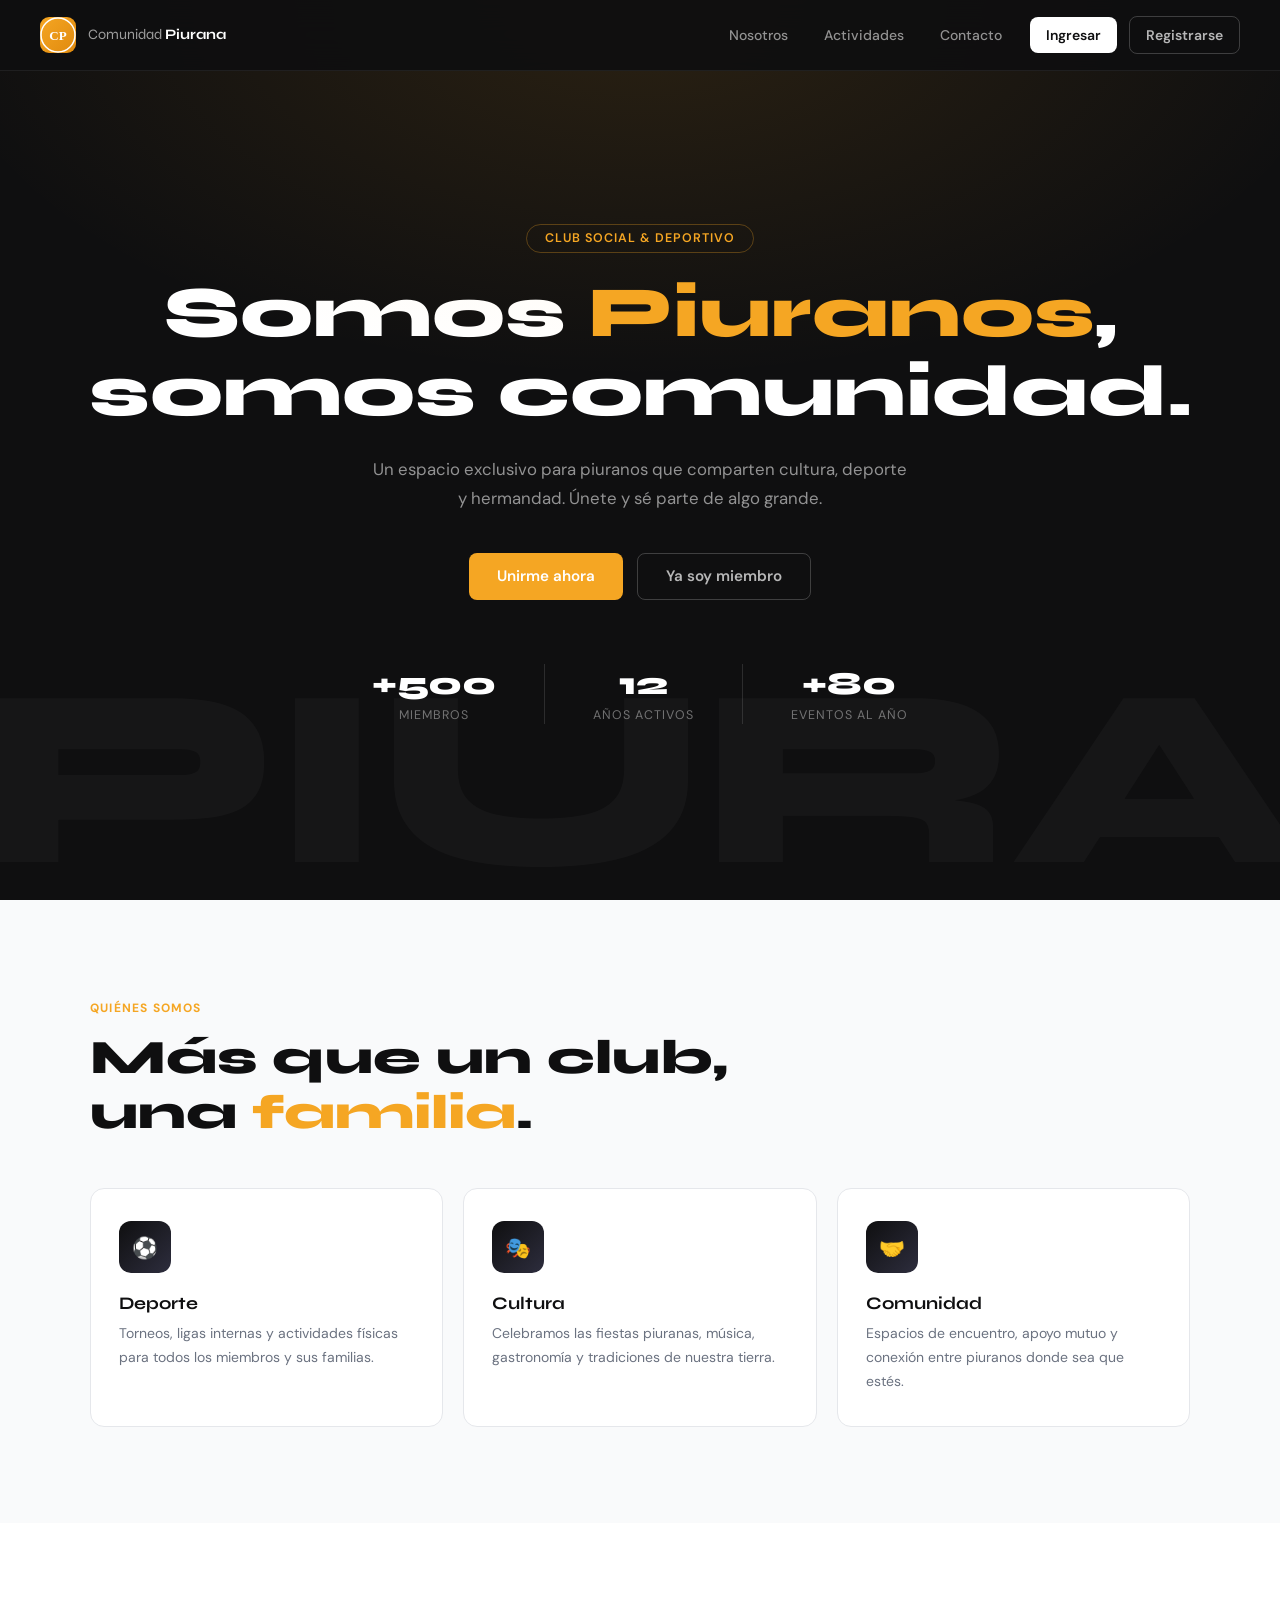
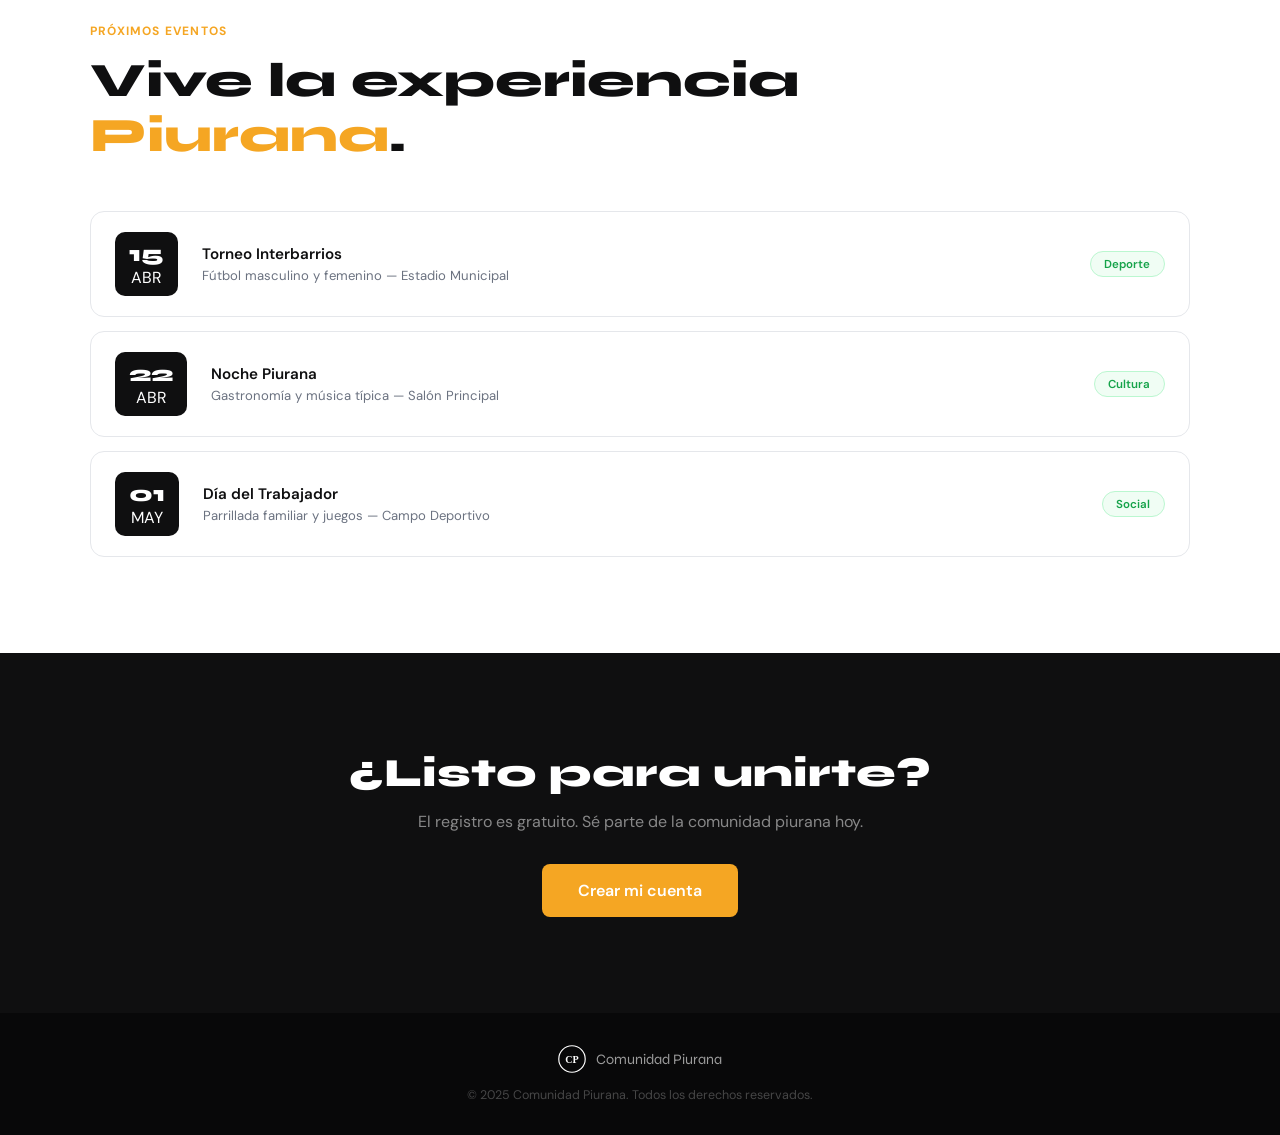
<file: index.html>
<!DOCTYPE html>
<html lang="es">
<head>
  <meta charset="UTF-8" />
  <meta name="viewport" content="width=device-width, initial-scale=1.0"/>
  <title>Comunidad Piurana</title>
  <link rel="stylesheet" href="css/index.css" />
  <link href="https://fonts.googleapis.com/css2?family=Syne:wght@400;500;600;700;800&family=DM+Sans:wght@300;400;500;600&display=swap" rel="stylesheet"/>
</head>
<body>

  <!-- ====== NAVBAR ====== -->
  <nav class="navbar">
    <div class="navbar__logo">
      <div class="logo-icon">
        <svg width="36" height="36" viewBox="0 0 36 36" fill="none">
          <circle cx="18" cy="18" r="17" stroke="white" stroke-width="1.5"/>
          <text x="18" y="23" text-anchor="middle" fill="white" font-size="13" font-family="Playfair Display" font-weight="700">CP</text>
        </svg>
      </div>
      <span class="logo-text">Comunidad <strong>Piurana</strong></span>
    </div>
    <div class="navbar__links">
      <a href="#nosotros">Nosotros</a>
      <a href="#actividades">Actividades</a>
      <a href="#contacto">Contacto</a>
      <a href="login/login.html" class="btn-nav">Ingresar</a>
      <a href="registro/registro.html" class="btn-nav btn-nav--outline">Registrarse</a>
    </div>
    <button class="navbar__hamburger" id="hamburger">
      <span></span><span></span><span></span>
    </button>
  </nav>

  <!-- ====== HERO ====== -->
  <section class="hero">
    <div class="hero__bg-text">PIURA</div>
    <div class="hero__content">
      <p class="hero__eyebrow">Club Social & Deportivo</p>
      <h1 class="hero__title">Somos <span>Piuranos</span>,<br/>somos comunidad.</h1>
      <p class="hero__subtitle">Un espacio exclusivo para piuranos que comparten cultura, deporte y hermandad. Únete y sé parte de algo grande.</p>
      <div class="hero__buttons">
        <a href="registro/registro.html" class="btn btn--primary">Unirme ahora</a>
        <a href="login/login.html" class="btn btn--ghost">Ya soy miembro</a>
      </div>
    </div>
    <div class="hero__stats">
      <div class="stat"><span class="stat__num">+500</span><span class="stat__label">Miembros</span></div>
      <div class="stat__divider"></div>
      <div class="stat"><span class="stat__num">12</span><span class="stat__label">Años activos</span></div>
      <div class="stat__divider"></div>
      <div class="stat"><span class="stat__num">+80</span><span class="stat__label">Eventos al año</span></div>
    </div>
  </section>

  <!-- ====== NOSOTROS ====== -->
  <section class="section section--dark" id="nosotros">
    <div class="section__inner">
      <div class="section__label">Quiénes somos</div>
      <h2 class="section__title">Más que un club,<br/>una <em>familia</em>.</h2>
      <div class="cards">
        <div class="card">
          <div class="card__icon">⚽</div>
          <h3>Deporte</h3>
          <p>Torneos, ligas internas y actividades físicas para todos los miembros y sus familias.</p>
        </div>
        <div class="card">
          <div class="card__icon">🎭</div>
          <h3>Cultura</h3>
          <p>Celebramos las fiestas piuranas, música, gastronomía y tradiciones de nuestra tierra.</p>
        </div>
        <div class="card">
          <div class="card__icon">🤝</div>
          <h3>Comunidad</h3>
          <p>Espacios de encuentro, apoyo mutuo y conexión entre piuranos donde sea que estés.</p>
        </div>
      </div>
    </div>
  </section>

  <!-- ====== ACTIVIDADES ====== -->
  <section class="section" id="actividades">
    <div class="section__inner">
      <div class="section__label">Próximos eventos</div>
      <h2 class="section__title">Vive la experiencia<br/><em>Piurana</em>.</h2>
      <div class="events">
        <div class="event">
          <div class="event__date"><span>15</span>ABR</div>
          <div class="event__info">
            <h4>Torneo Interbarrios</h4>
            <p>Fútbol masculino y femenino — Estadio Municipal</p>
          </div>
          <span class="event__tag">Deporte</span>
        </div>
        <div class="event">
          <div class="event__date"><span>22</span>ABR</div>
          <div class="event__info">
            <h4>Noche Piurana</h4>
            <p>Gastronomía y música típica — Salón Principal</p>
          </div>
          <span class="event__tag">Cultura</span>
        </div>
        <div class="event">
          <div class="event__date"><span>01</span>MAY</div>
          <div class="event__info">
            <h4>Día del Trabajador</h4>
            <p>Parrillada familiar y juegos — Campo Deportivo</p>
          </div>
          <span class="event__tag">Social</span>
        </div>
      </div>
    </div>
  </section>

  <!-- ====== CTA ====== -->
  <section class="cta" id="contacto">
    <div class="cta__inner">
      <h2>¿Listo para unirte?</h2>
      <p>El registro es gratuito. Sé parte de la comunidad piurana hoy.</p>
      <a href="registro/registro.html" class="btn btn--primary btn--large">Crear mi cuenta</a>
    </div>
  </section>

  <!-- ====== FOOTER ====== -->
  <footer class="footer">
    <div class="footer__logo">
      <svg width="28" height="28" viewBox="0 0 36 36" fill="none">
        <circle cx="18" cy="18" r="17" stroke="white" stroke-width="1.5"/>
        <text x="18" y="23" text-anchor="middle" fill="white" font-size="13" font-family="Playfair Display" font-weight="700">CP</text>
      </svg>
      <span>Comunidad Piurana</span>
    </div>
    <p class="footer__copy">© 2025 Comunidad Piurana. Todos los derechos reservados.</p>
  </footer>

  <script src="js/index.js"></script>
</body>
</html>
</file>
<file: css/index.css>
/* ============================================================
   COMUNIDAD PIURANA — INDEX CSS (Rediseño 2025)
   Fuentes: Syne + DM Sans  |  Estilo: Moderno, Clean, Bold
   ============================================================ */

*, *::before, *::after { box-sizing: border-box; margin: 0; padding: 0; }

:root {
  --black:   #0f0f10;
  --white:   #ffffff;
  --accent:  #f5a623;
  --gray-50: #f9fafb;
  --gray-100:#f3f4f6;
  --gray-500:#6b7280;
  --gray-800:#1f2937;
  --font-display: 'Syne', sans-serif;
  --font-body:    'DM Sans', sans-serif;
  --radius: 14px;
  --radius-sm: 8px;
}

html { scroll-behavior: smooth; }
body { font-family: var(--font-body); color: var(--black); background: #fff; overflow-x: hidden; }

/* ========== NAVBAR ========== */
.navbar {
  position: fixed; top: 0; left: 0; right: 0; z-index: 100;
  display: flex; align-items: center; justify-content: space-between;
  padding: 1rem 2.5rem;
  background: rgba(15,15,16,.92);
  backdrop-filter: blur(16px);
  border-bottom: 1px solid rgba(255,255,255,.07);
  gap: 1rem;
}
.navbar__logo { display: flex; align-items: center; gap: .75rem; text-decoration: none; }
.logo-icon {
  width: 36px; height: 36px; border-radius: 9px;
  background: linear-gradient(135deg, var(--accent), #e08a0e);
  display: flex; align-items: center; justify-content: center;
  font-family: var(--font-display); font-weight: 800; font-size: .8rem; color: #fff;
}
.logo-text { font-family: var(--font-display); font-size: .9rem; color: rgba(255,255,255,.6); font-weight: 400; }
.logo-text strong { color: #fff; font-weight: 700; }
.navbar__links { display: flex; align-items: center; gap: .25rem; }
.navbar__links a {
  padding: .55rem 1rem; border-radius: var(--radius-sm);
  text-decoration: none; font-size: .875rem;
  color: rgba(255,255,255,.55); font-weight: 500;
  transition: color .18s, background .18s;
}
.navbar__links a:hover { color: #fff; background: rgba(255,255,255,.07); }
.btn-nav {
  background: #fff; color: var(--black) !important;
  font-weight: 600 !important; margin-left: .5rem;
}
.btn-nav:hover { background: var(--accent) !important; color: #fff !important; }
.btn-nav--outline {
  background: transparent !important; color: rgba(255,255,255,.7) !important;
  border: 1.5px solid rgba(255,255,255,.2) !important;
}
.btn-nav--outline:hover { border-color: var(--accent) !important; color: var(--accent) !important; background: transparent !important; }
.navbar__hamburger {
  display: none; background: none; border: none; cursor: pointer;
  flex-direction: column; gap: 5px; padding: .25rem;
}
.navbar__hamburger span {
  display: block; width: 22px; height: 2px;
  background: rgba(255,255,255,.7); border-radius: 99px; transition: all .3s;
}

/* ========== HERO ========== */
.hero {
  min-height: 100vh;
  background: var(--black);
  display: flex; flex-direction: column;
  align-items: center; justify-content: center;
  text-align: center; position: relative; overflow: hidden;
  padding: 8rem 2rem 5rem;
}
.hero::before {
  content: '';
  position: absolute; inset: 0;
  background: radial-gradient(ellipse 80% 60% at 50% 0%, rgba(245,166,35,.12) 0%, transparent 70%);
  pointer-events: none;
}
.hero__bg-text {
  position: absolute; bottom: -2rem; left: 50%; transform: translateX(-50%);
  font-family: var(--font-display); font-size: clamp(8rem, 20vw, 18rem);
  font-weight: 800; color: rgba(255,255,255,.03);
  white-space: nowrap; pointer-events: none; user-select: none; letter-spacing: -.02em;
}
.hero__eyebrow {
  display: inline-block; margin-bottom: 1.25rem;
  padding: .35rem 1.1rem;
  border: 1px solid rgba(245,166,35,.3);
  border-radius: 99px;
  font-size: .78rem; font-weight: 600; letter-spacing: .08em;
  text-transform: uppercase; color: var(--accent);
}
.hero__title {
  font-family: var(--font-display);
  font-size: clamp(2.5rem, 6vw, 4.5rem);
  font-weight: 800; color: #fff; line-height: 1.1;
  margin-bottom: 1.5rem;
}
.hero__title span { color: var(--accent); }
.hero__subtitle {
  font-size: 1.05rem; color: rgba(255,255,255,.55);
  max-width: 540px; margin: 0 auto 2.5rem; line-height: 1.7;
}
.hero__buttons { display: flex; gap: .875rem; justify-content: center; flex-wrap: wrap; margin-bottom: 4rem; }
.btn {
  display: inline-flex; align-items: center; gap: .5rem;
  padding: .8rem 1.75rem; border-radius: var(--radius-sm);
  font-family: var(--font-body); font-size: .95rem; font-weight: 600;
  text-decoration: none; transition: all .2s;
}
.btn--primary { background: var(--accent); color: #fff; }
.btn--primary:hover { background: #e08a0e; transform: translateY(-2px); box-shadow: 0 8px 25px rgba(245,166,35,.35); }
.btn--ghost {
  background: transparent; color: rgba(255,255,255,.7);
  border: 1.5px solid rgba(255,255,255,.2);
}
.btn--ghost:hover { border-color: rgba(255,255,255,.5); color: #fff; }
.btn--large { padding: 1rem 2.25rem; font-size: 1rem; }

.hero__stats {
  display: flex; gap: 3rem; justify-content: center;
  flex-wrap: wrap; position: relative; z-index: 1;
}
.stat { text-align: center; }
.stat__num { font-family: var(--font-display); font-size: 2rem; font-weight: 800; color: #fff; display: block; }
.stat__label { font-size: .78rem; color: rgba(255,255,255,.4); text-transform: uppercase; letter-spacing: .08em; margin-top: .2rem; }
.stat__divider { width: 1px; background: rgba(255,255,255,.12); }

/* ========== SECCIONES ========== */
.section { padding: 6rem 2rem; }
.section--dark { background: #f9fafb; }
.section__inner { max-width: 1100px; margin: 0 auto; }
.section__label {
  display: inline-block; margin-bottom: .875rem;
  font-size: .75rem; font-weight: 700; letter-spacing: .1em;
  text-transform: uppercase; color: var(--accent);
}
.section__title {
  font-family: var(--font-display); font-size: clamp(2rem, 4vw, 3rem);
  font-weight: 800; line-height: 1.15; color: var(--black); margin-bottom: 3rem;
}
.section__title em { color: var(--accent); font-style: normal; }

/* ========== CARDS ========== */
.cards { display: grid; grid-template-columns: repeat(3,1fr); gap: 1.25rem; }
.card {
  background: #fff; border: 1px solid #e5e7eb;
  border-radius: var(--radius); padding: 2rem 1.75rem;
  transition: transform .2s, box-shadow .2s;
}
.card:hover { transform: translateY(-4px); box-shadow: 0 12px 35px rgba(0,0,0,.08); }
.card__icon {
  width: 52px; height: 52px; border-radius: 12px;
  background: linear-gradient(135deg, var(--black), #2d2d3d);
  display: flex; align-items: center; justify-content: center;
  font-size: 1.3rem; margin-bottom: 1.25rem;
}
.card h3 { font-family: var(--font-display); font-size: 1.1rem; font-weight: 700; margin-bottom: .5rem; }
.card p  { font-size: .875rem; color: var(--gray-500); line-height: 1.7; }

/* ========== EVENTOS ========== */
.events { display: flex; flex-direction: column; gap: .875rem; }
.event {
  display: flex; align-items: center; gap: 1.5rem;
  background: #fff; border: 1px solid #e5e7eb; border-radius: var(--radius);
  padding: 1.25rem 1.5rem; transition: transform .2s, box-shadow .2s;
}
.event:hover { transform: translateX(4px); box-shadow: 0 4px 20px rgba(0,0,0,.07); }
.event__date {
  text-align: center; flex-shrink: 0;
  background: var(--black); color: #fff;
  border-radius: 10px; padding: .5rem .875rem; min-width: 54px;
}
.event__date span { font-family: var(--font-display); font-size: 1.4rem; font-weight: 800; display: block; }
.event__date small { font-size: .65rem; text-transform: uppercase; opacity: .6; }
.event__info h4 { font-size: .95rem; font-weight: 600; }
.event__info p  { font-size: .82rem; color: var(--gray-500); margin-top: .2rem; }
.event__tag {
  margin-left: auto; flex-shrink: 0;
  padding: .3rem .85rem; border-radius: 99px;
  font-size: .72rem; font-weight: 600;
  background: #f0fdf4; color: #16a34a; border: 1px solid #bbf7d0;
}

/* ========== CTA ========== */
.cta { background: var(--black); padding: 6rem 2rem; text-align: center; }
.cta__inner { max-width: 600px; margin: 0 auto; }
.cta h2 {
  font-family: var(--font-display); font-size: 2.5rem; font-weight: 800;
  color: #fff; margin-bottom: .875rem;
}
.cta p { color: rgba(255,255,255,.5); font-size: 1rem; margin-bottom: 2rem; }

/* ========== FOOTER ========== */
.footer {
  background: #080809; padding: 2rem;
  display: flex; flex-direction: column; align-items: center; gap: .875rem;
}
.footer__logo {
  display: flex; align-items: center; gap: .625rem;
  font-family: var(--font-display); font-size: .9rem; color: rgba(255,255,255,.6);
}
.footer__copy { font-size: .78rem; color: rgba(255,255,255,.25); }

/* ========== RESPONSIVE ========== */
@media (max-width: 900px) {
  .cards { grid-template-columns: 1fr; }
  .navbar__links { display: none; }
  .navbar__hamburger { display: flex; }
}
@media (max-width: 600px) {
  .hero { padding: 7rem 1.25rem 4rem; }
  .hero__stats { gap: 1.75rem; }
  .stat__divider { display: none; }
  .event { flex-wrap: wrap; }
  .event__tag { margin-left: 0; }
  .navbar { padding: .875rem 1.25rem; }
}
</file>
